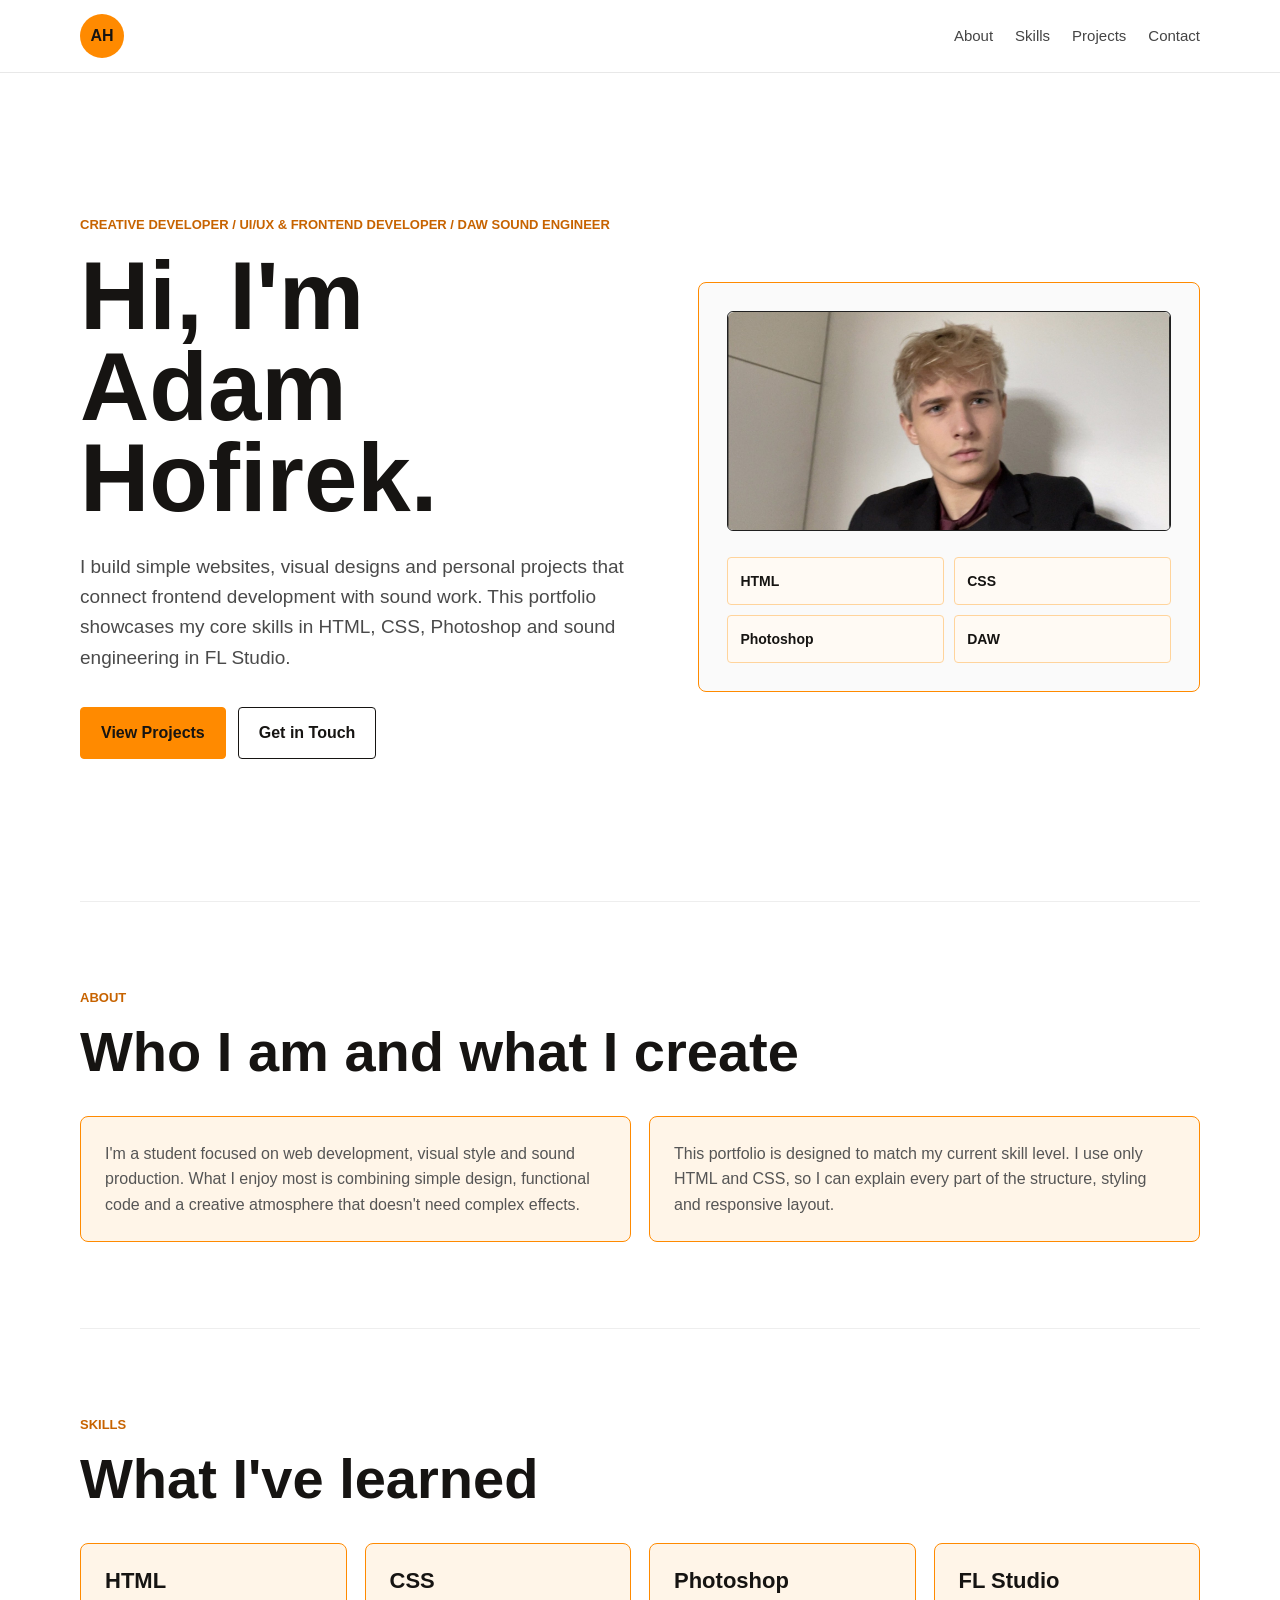
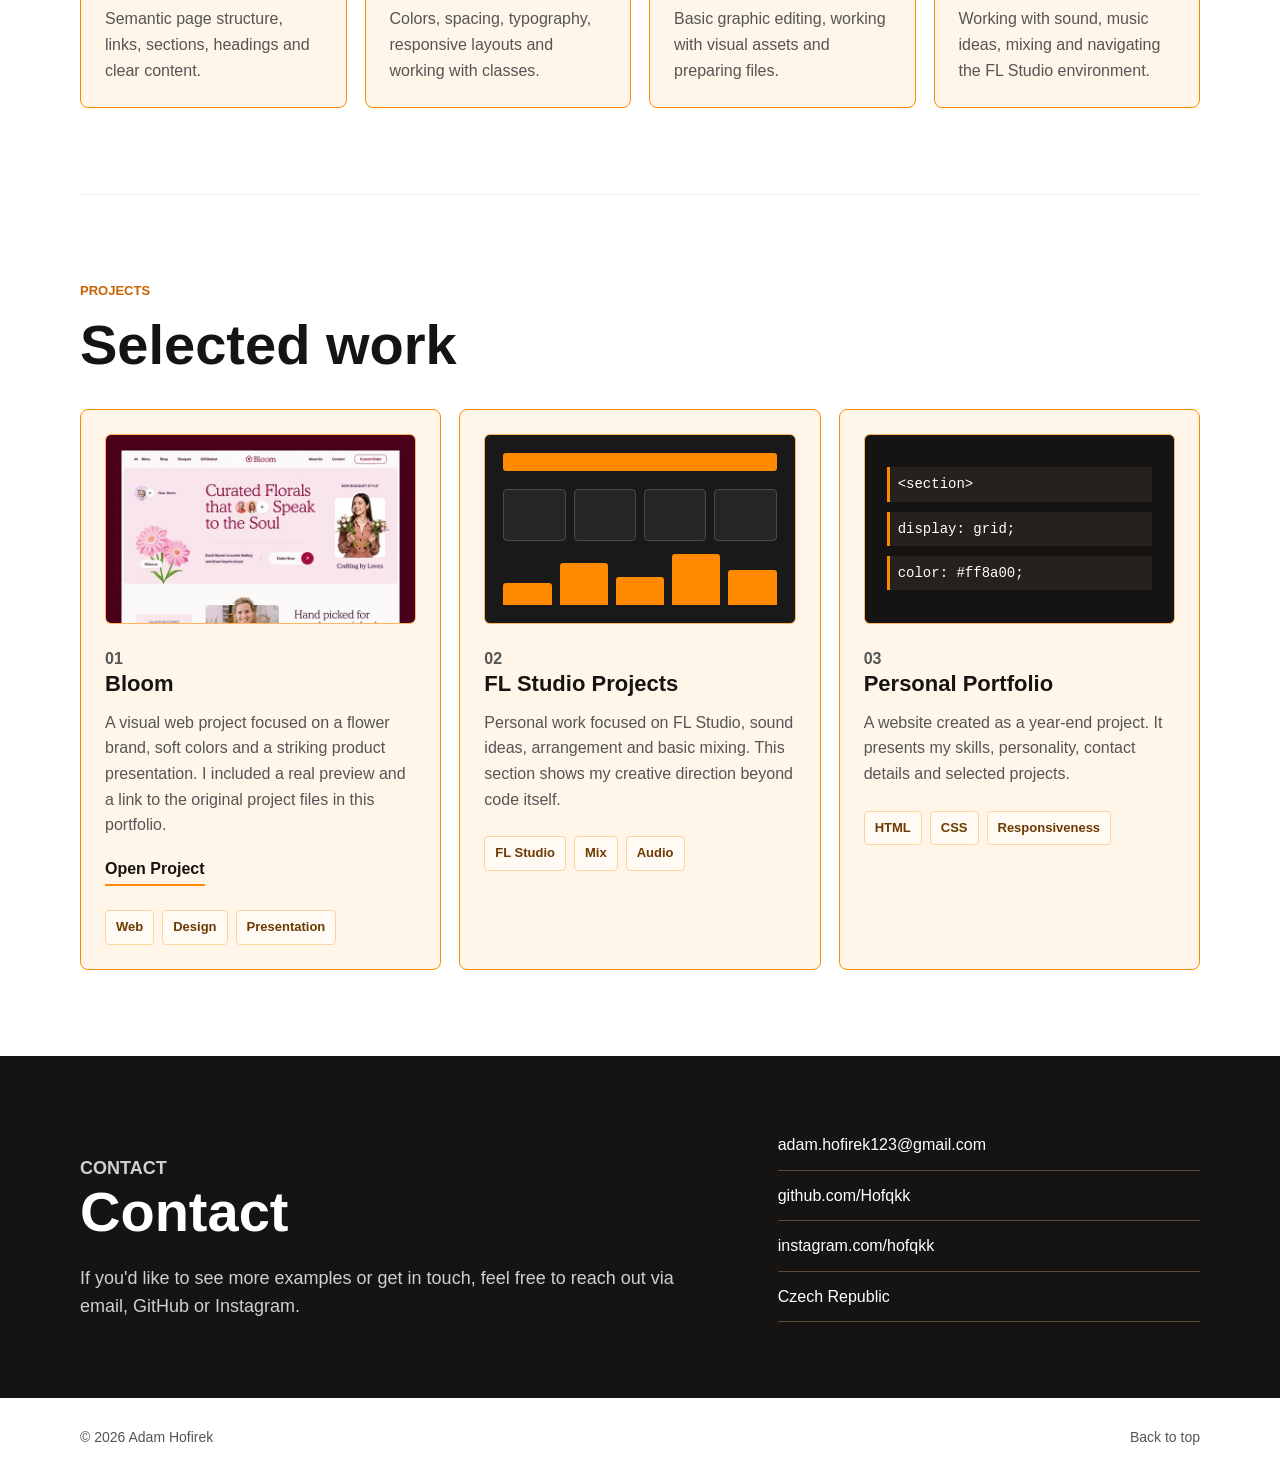
<file: index.html>
<!DOCTYPE html>
<html lang="en">
<head>
    <meta charset="UTF-8">
    <meta name="viewport" content="width=device-width, initial-scale=1.0">
    <title>Portfolio | Adam Hofirek</title>
    <link rel="stylesheet" href="style.css">
</head>
<body>
    <header class="site-header">
        <nav class="nav wrapper">
            <a class="logo" href="#uvod">AH</a>
            <div class="nav-links">
                <a href="#omne">About</a>
                <a href="#dovednosti">Skills</a>
                <a href="#projekty">Projects</a>
                <a href="#kontakt">Contact</a>
            </div>
        </nav>
    </header>

    <main>
        <section class="hero wrapper" id="uvod">
            <div class="hero-text">
                <p class="small-label">Creative Developer / UI/UX & Frontend Developer / DAW Sound Engineer</p>
                <h1>Hi, I'm Adam Hofirek.</h1>
                <p class="intro">
                    I build simple websites, visual designs and personal projects
                    that connect frontend development with sound work. This portfolio
                    showcases my core skills in HTML, CSS, Photoshop and sound engineering in FL Studio.
                </p>
                <div class="hero-actions">
                    <a class="button primary" href="#projekty">View Projects</a>
                    <a class="button secondary" href="#kontakt">Get in Touch</a>
                </div>
            </div>

            <div class="hero-panel" aria-label="Quick overview of Adam Hofirek">
                <div class="profile-placeholder">
                    <img src="assets/profile.jpg" alt="Adam Hofirek">
                </div>
                <div class="panel-grid">
                    <span>HTML</span>
                    <span>CSS</span>
                    <span>Photoshop</span>
                    <span>DAW</span>
                </div>
            </div>
        </section>

        <section class="section wrapper" id="omne">
            <div class="section-heading">
                <p class="small-label">About</p>
                <h2>Who I am and what I create</h2>
            </div>
            <div class="skills about-skills">
                <article>
                    <p>
                        I'm a student focused on web development, visual style and sound
                        production. What I enjoy most is combining simple design, functional
                        code and a creative atmosphere that doesn't need complex effects.
                    </p>
                </article>
                <article>
                    <p>
                        This portfolio is designed to match my current skill level.
                        I use only HTML and CSS, so I can explain every part of the
                        structure, styling and responsive layout.
                    </p>
                </article>
            </div>
        </section>

        <section class="section wrapper" id="dovednosti">
            <div class="section-heading">
                <p class="small-label">Skills</p>
                <h2>What I've learned</h2>
            </div>
            <div class="skills">
                <article>
                    <h3>HTML</h3>
                    <p>Semantic page structure, links, sections, headings and clear content.</p>
                </article>
                <article>
                    <h3>CSS</h3>
                    <p>Colors, spacing, typography, responsive layouts and working with classes.</p>
                </article>
                <article>
                    <h3>Photoshop</h3>
                    <p>Basic graphic editing, working with visual assets and preparing files.</p>
                </article>
                <article>
                    <h3>FL Studio</h3>
                    <p>Working with sound, music ideas, mixing and navigating the FL Studio environment.</p>
                </article>
            </div>
        </section>

        <section class="section wrapper" id="projekty">
            <div class="section-heading">
                <p class="small-label">Projects</p>
                <h2>Selected work</h2>
            </div>
            <div class="projects">
                <article class="project-card">
                    <a class="project-media" href="projects/bloom/Bloomer.html" aria-label="Open the Bloom project">
                        <img src="assets/bloom-preview.png" alt="Preview of the Bloom project">
                    </a>
                    <p class="project-index">01</p>
                    <h3>Bloom</h3>
                    <p>
                        A visual web project focused on a flower brand, soft colors
                        and a striking product presentation. I included a real preview
                        and a link to the original project files in this portfolio.
                    </p>
                    <div class="project-actions">
                        <a href="bloom/Bloomer.html">Open Project</a>
                    </div>
                    <ul>
                        <li>Web</li>
                        <li>Design</li>
                        <li>Presentation</li>
                    </ul>
                </article>
                <article class="project-card">
                    <div class="fl-preview" aria-label="Visual preview of an FL Studio project">
                        <div class="fl-topbar"></div>
                        <div class="fl-grid">
                            <span></span>
                            <span></span>
                            <span></span>
                            <span></span>
                        </div>
                        <div class="fl-bars">
                            <span></span>
                            <span></span>
                            <span></span>
                            <span></span>
                            <span></span>
                        </div>
                    </div>
                    <p class="project-index">02</p>
                    <h3>FL Studio Projects</h3>
                    <p>
                        Personal work focused on FL Studio, sound ideas, arrangement and
                        basic mixing. This section shows my creative direction beyond
                        code itself.
                    </p>
                    <ul>
                        <li>FL Studio</li>
                        <li>Mix</li>
                        <li>Audio</li>
                    </ul>
                </article>
                <article class="project-card">
                    <div class="code-preview" aria-label="Visual preview of the portfolio's source code">
                        <span>&lt;section&gt;</span>
                        <span>display: grid;</span>
                        <span>color: #ff8a00;</span>
                    </div>
                    <p class="project-index">03</p>
                    <h3>Personal Portfolio</h3>
                    <p>
                        A website created as a year-end project. It presents my
                        skills, personality, contact details and selected projects.
                    </p>
                    <ul>
                        <li>HTML</li>
                        <li>CSS</li>
                        <li>Responsiveness</li>
                    </ul>
                </article>
            </div>
        </section>

        <section class="contact-section" id="kontakt">
            <div class="wrapper contact-layout">
                <div>
                    <p class="small-label">Contact</p>
                    <h2>Contact</h2>
                    <p>
                        If you'd like to see more examples or get in touch, feel free
                        to reach out via email, GitHub or Instagram.
                    </p>
                </div>
                <address>
                    <a href="mailto:adam.hofirek123@gmail.com">adam.hofirek123@gmail.com</a>
                    <a href="https://github.com/Hofqkk">github.com/Hofqkk</a>
                    <a href="https://www.instagram.com/hofqkk">instagram.com/hofqkk</a>
                    <span>Czech Republic</span>
                </address>
            </div>
        </section>
    </main>

    <footer class="footer wrapper">
        <p>&copy; 2026 Adam Hofirek</p>
        <a href="#uvod">Back to top</a>
    </footer>
</body>
</html>
</file>
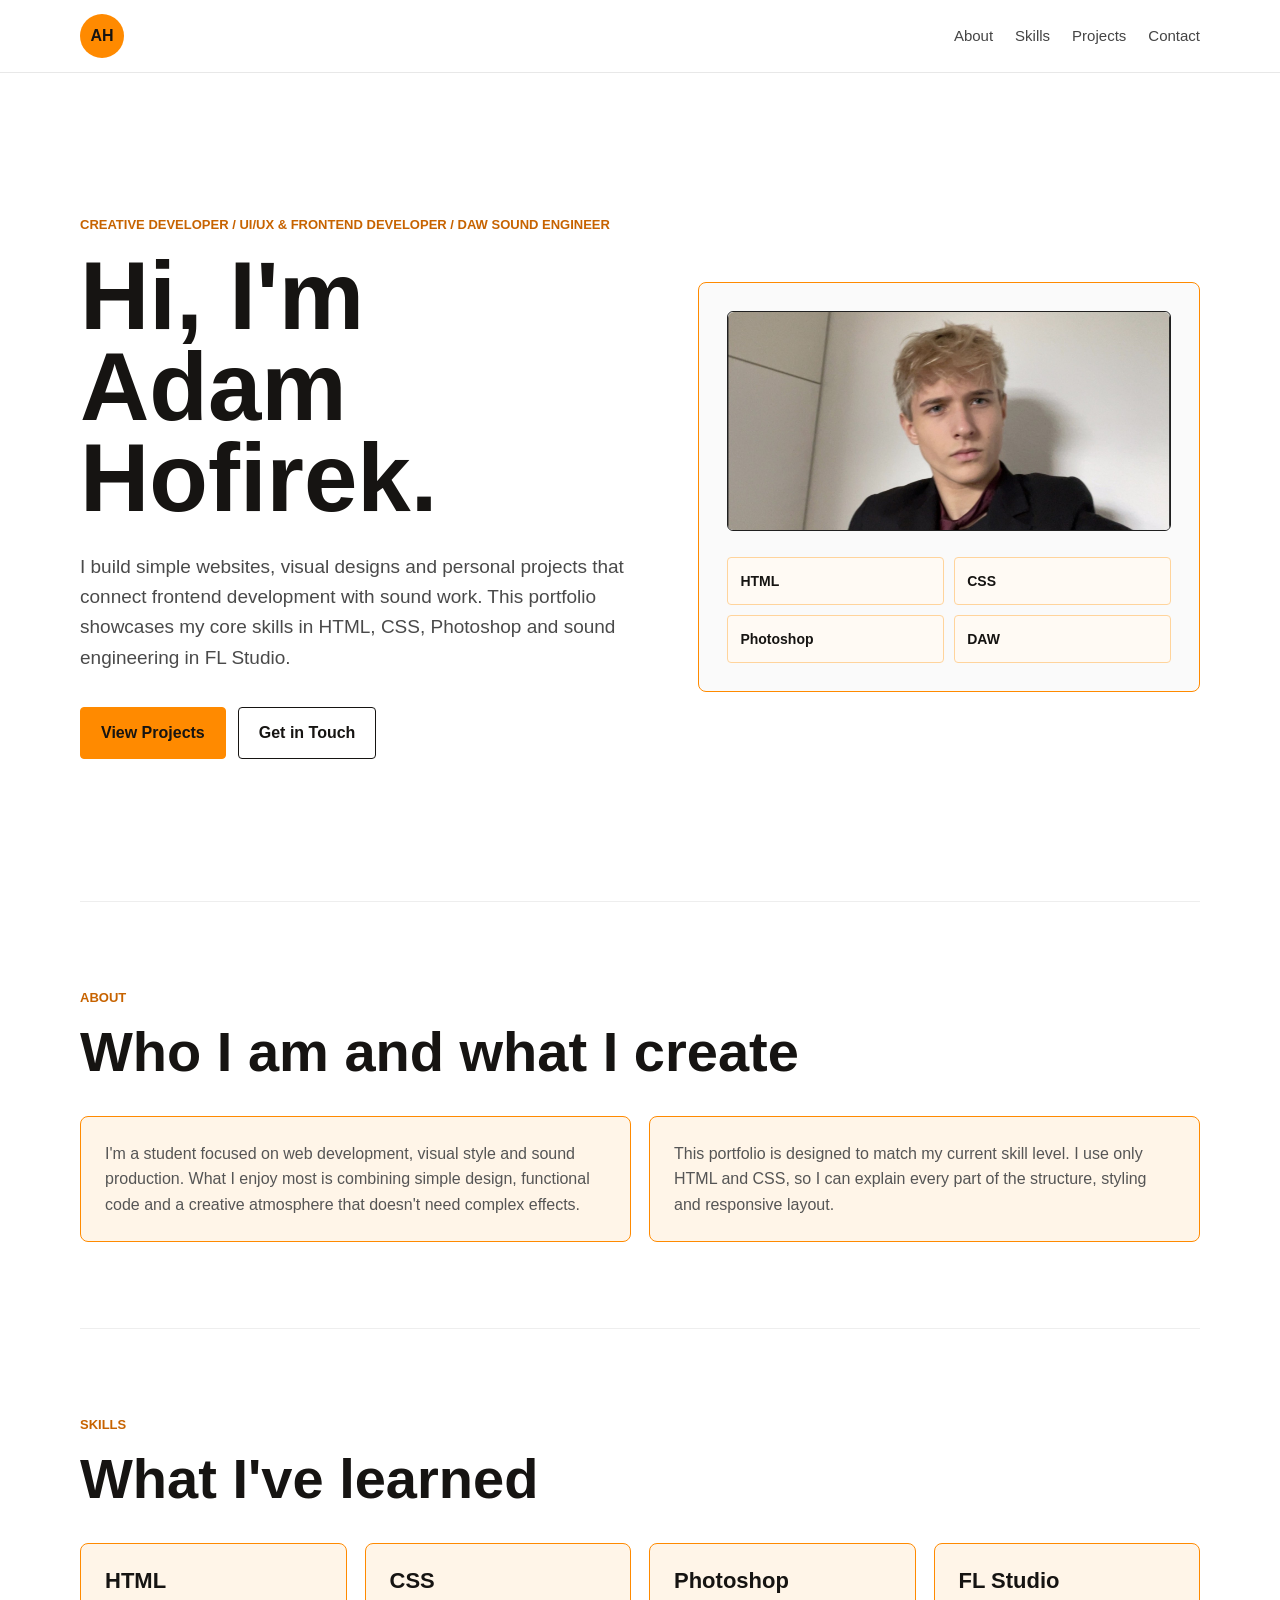
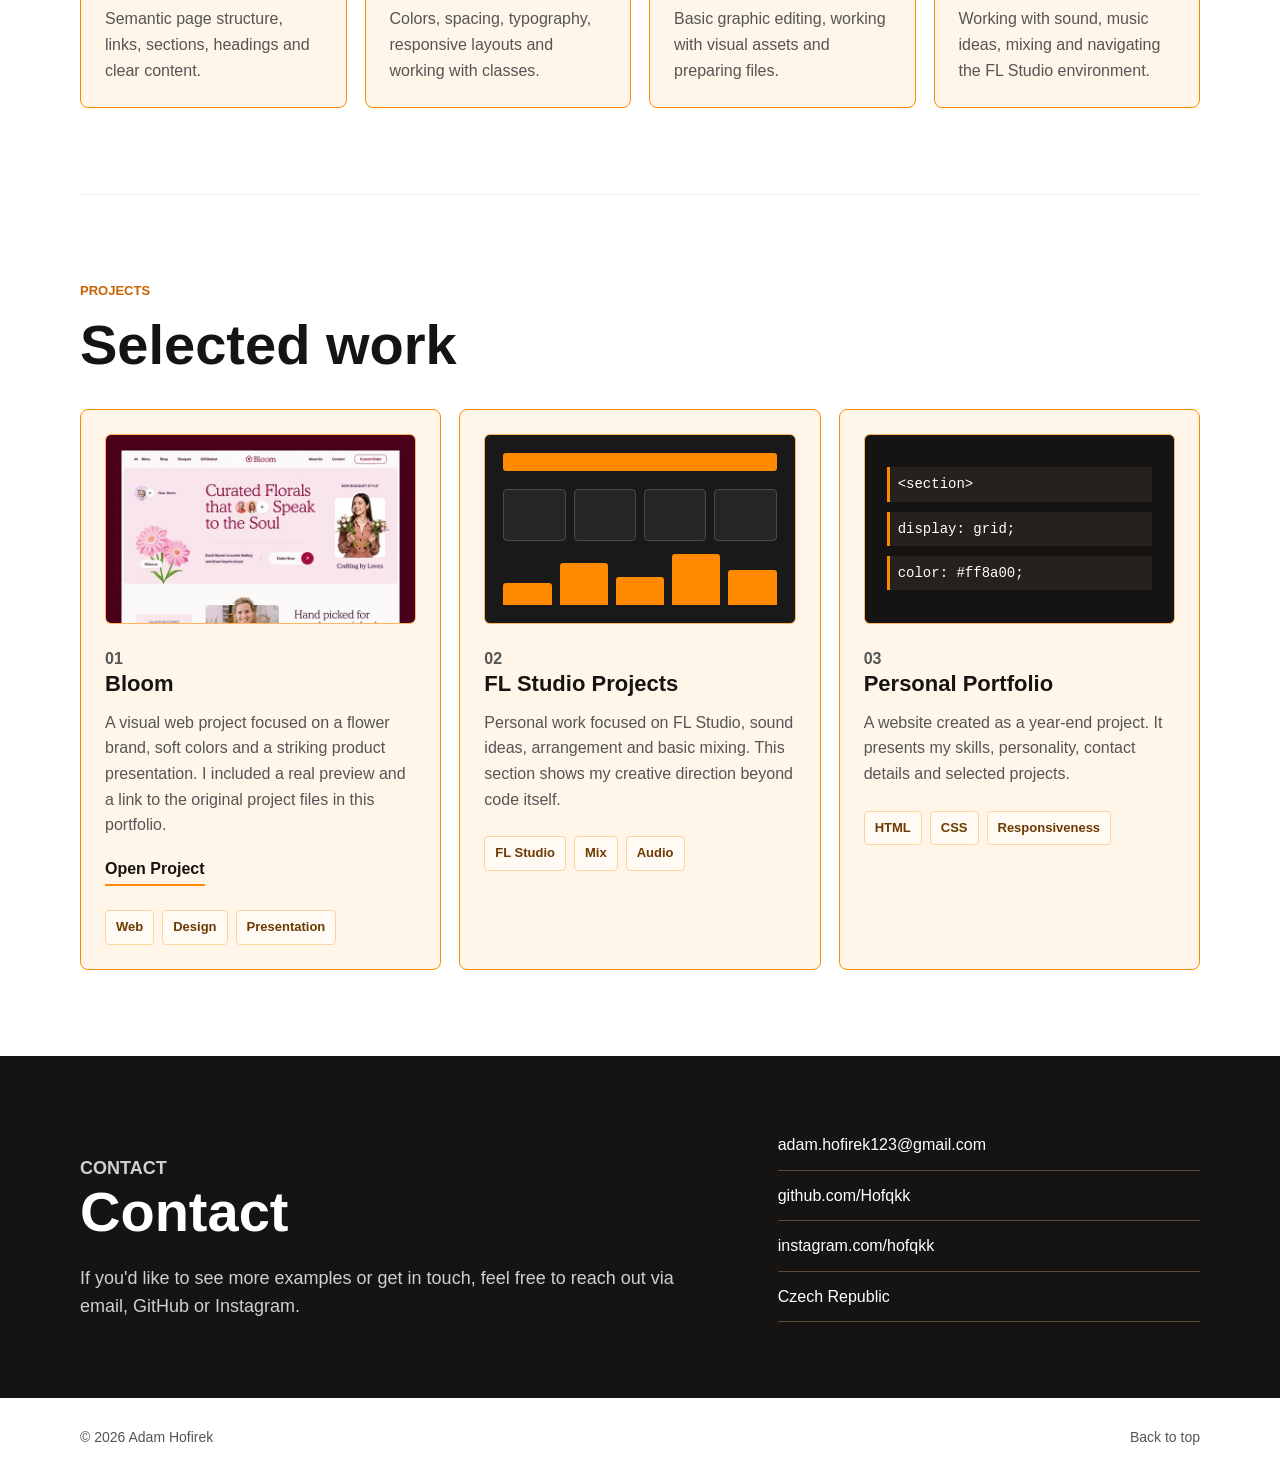
<file: Portfolio final version/Final Main (DMA)/index.html>
<!DOCTYPE html>
<html lang="en">
<head>
    <meta charset="UTF-8">
    <meta name="viewport" content="width=device-width, initial-scale=1.0">
    <title>Portfolio | Adam Hofirek</title>
    <link rel="stylesheet" href="style.css">
</head>
<body>
    <header class="site-header">
        <nav class="nav wrapper">
            <a class="logo" href="#uvod">AH</a>
            <div class="nav-links">
                <a href="#omne">About</a>
                <a href="#dovednosti">Skills</a>
                <a href="#projekty">Projects</a>
                <a href="#kontakt">Contact</a>
            </div>
        </nav>
    </header>

    <main>
        <section class="hero wrapper" id="uvod">
            <div class="hero-text">
                <p class="small-label">Creative Developer / UI/UX & Frontend Developer / DAW Sound Engineer</p>
                <h1>Hi, I'm Adam Hofirek.</h1>
                <p class="intro">
                    I build simple websites, visual designs and personal projects
                    that connect frontend development with sound work. This portfolio
                    showcases my core skills in HTML, CSS, Photoshop and sound engineering in FL Studio.
                </p>
                <div class="hero-actions">
                    <a class="button primary" href="#projekty">View Projects</a>
                    <a class="button secondary" href="#kontakt">Get in Touch</a>
                </div>
            </div>

            <div class="hero-panel" aria-label="Quick overview of Adam Hofirek">
                <div class="profile-placeholder">
                    <img src="assets/profile.jpg" alt="Adam Hofirek">
                </div>
                <div class="panel-grid">
                    <span>HTML</span>
                    <span>CSS</span>
                    <span>Photoshop</span>
                    <span>DAW</span>
                </div>
            </div>
        </section>

        <section class="section wrapper" id="omne">
            <div class="section-heading">
                <p class="small-label">About</p>
                <h2>Who I am and what I create</h2>
            </div>
            <div class="skills about-skills">
                <article>
                    <p>
                        I'm a student focused on web development, visual style and sound
                        production. What I enjoy most is combining simple design, functional
                        code and a creative atmosphere that doesn't need complex effects.
                    </p>
                </article>
                <article>
                    <p>
                        This portfolio is designed to match my current skill level.
                        I use only HTML and CSS, so I can explain every part of the
                        structure, styling and responsive layout.
                    </p>
                </article>
            </div>
        </section>

        <section class="section wrapper" id="dovednosti">
            <div class="section-heading">
                <p class="small-label">Skills</p>
                <h2>What I've learned</h2>
            </div>
            <div class="skills">
                <article>
                    <h3>HTML</h3>
                    <p>Semantic page structure, links, sections, headings and clear content.</p>
                </article>
                <article>
                    <h3>CSS</h3>
                    <p>Colors, spacing, typography, responsive layouts and working with classes.</p>
                </article>
                <article>
                    <h3>Photoshop</h3>
                    <p>Basic graphic editing, working with visual assets and preparing files.</p>
                </article>
                <article>
                    <h3>FL Studio</h3>
                    <p>Working with sound, music ideas, mixing and navigating the FL Studio environment.</p>
                </article>
            </div>
        </section>

        <section class="section wrapper" id="projekty">
            <div class="section-heading">
                <p class="small-label">Projects</p>
                <h2>Selected work</h2>
            </div>
            <div class="projects">
                <article class="project-card">
                    <a class="project-media" href="projects/bloom/Bloomer.html" aria-label="Open the Bloom project">
                        <img src="assets/bloom-preview.png" alt="Preview of the Bloom project">
                    </a>
                    <p class="project-index">01</p>
                    <h3>Bloom</h3>
                    <p>
                        A visual web project focused on a flower brand, soft colors
                        and a striking product presentation. I included a real preview
                        and a link to the original project files in this portfolio.
                    </p>
                    <div class="project-actions">
                        <a href="projects/bloom/Bloomer.html">Open Project</a>
                    </div>
                    <ul>
                        <li>Web</li>
                        <li>Design</li>
                        <li>Presentation</li>
                    </ul>
                </article>
                <article class="project-card">
                    <div class="fl-preview" aria-label="Visual preview of an FL Studio project">
                        <div class="fl-topbar"></div>
                        <div class="fl-grid">
                            <span></span>
                            <span></span>
                            <span></span>
                            <span></span>
                        </div>
                        <div class="fl-bars">
                            <span></span>
                            <span></span>
                            <span></span>
                            <span></span>
                            <span></span>
                        </div>
                    </div>
                    <p class="project-index">02</p>
                    <h3>FL Studio Projects</h3>
                    <p>
                        Personal work focused on FL Studio, sound ideas, arrangement and
                        basic mixing. This section shows my creative direction beyond
                        code itself.
                    </p>
                    <ul>
                        <li>FL Studio</li>
                        <li>Mix</li>
                        <li>Audio</li>
                    </ul>
                </article>
                <article class="project-card">
                    <div class="code-preview" aria-label="Visual preview of the portfolio's source code">
                        <span>&lt;section&gt;</span>
                        <span>display: grid;</span>
                        <span>color: #ff8a00;</span>
                    </div>
                    <p class="project-index">03</p>
                    <h3>Personal Portfolio</h3>
                    <p>
                        A website created as a year-end project. It presents my
                        skills, personality, contact details and selected projects.
                    </p>
                    <ul>
                        <li>HTML</li>
                        <li>CSS</li>
                        <li>Responsiveness</li>
                    </ul>
                </article>
            </div>
        </section>

        <section class="contact-section" id="kontakt">
            <div class="wrapper contact-layout">
                <div>
                    <p class="small-label">Contact</p>
                    <h2>Contact</h2>
                    <p>
                        If you'd like to see more examples or get in touch, feel free
                        to reach out via email, GitHub or Instagram.
                    </p>
                </div>
                <address>
                    <a href="mailto:adam.hofirek123@gmail.com">adam.hofirek123@gmail.com</a>
                    <a href="https://github.com/Hofqkk">github.com/Hofqkk</a>
                    <a href="https://www.instagram.com/hofqkk">instagram.com/hofqkk</a>
                    <span>Czech Republic</span>
                </address>
            </div>
        </section>
    </main>

    <footer class="footer wrapper">
        <p>&copy; 2026 Adam Hofirek</p>
        <a href="#uvod">Back to top</a>
    </footer>
</body>
</html>
</file>
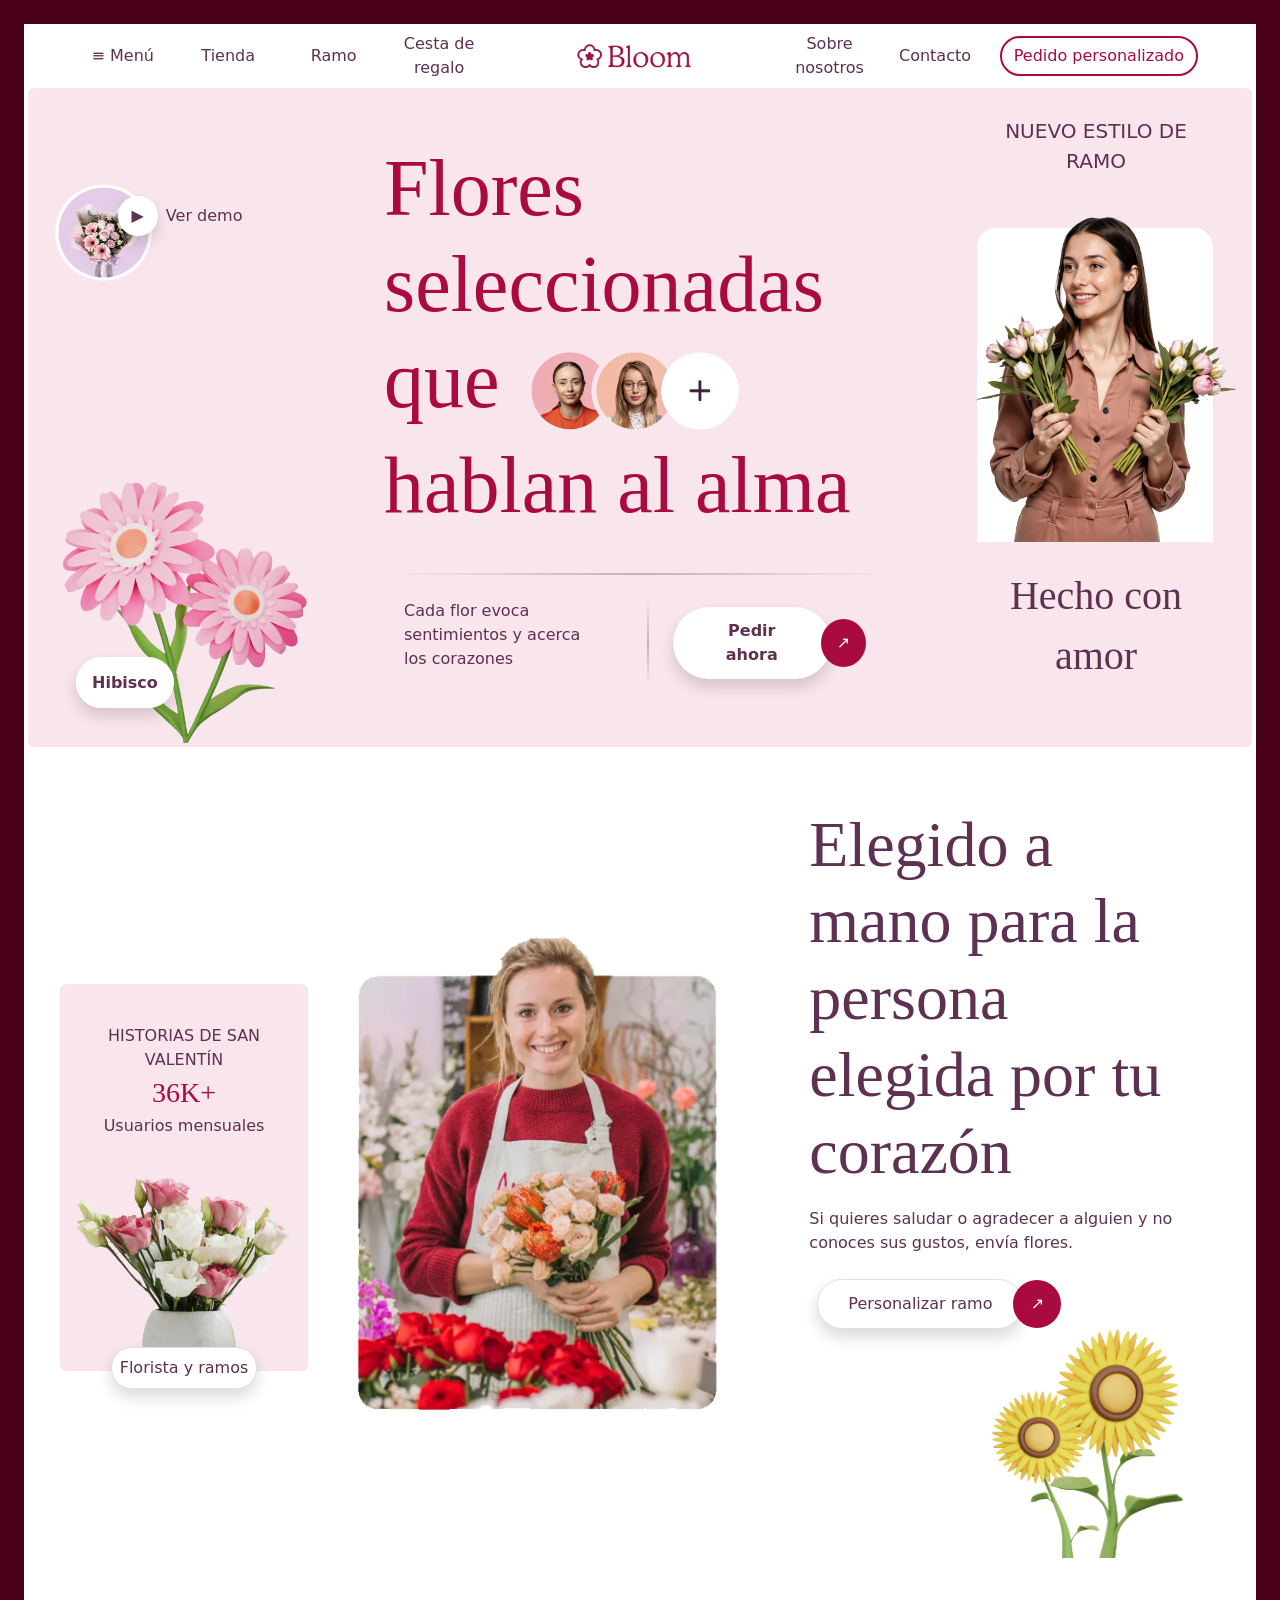
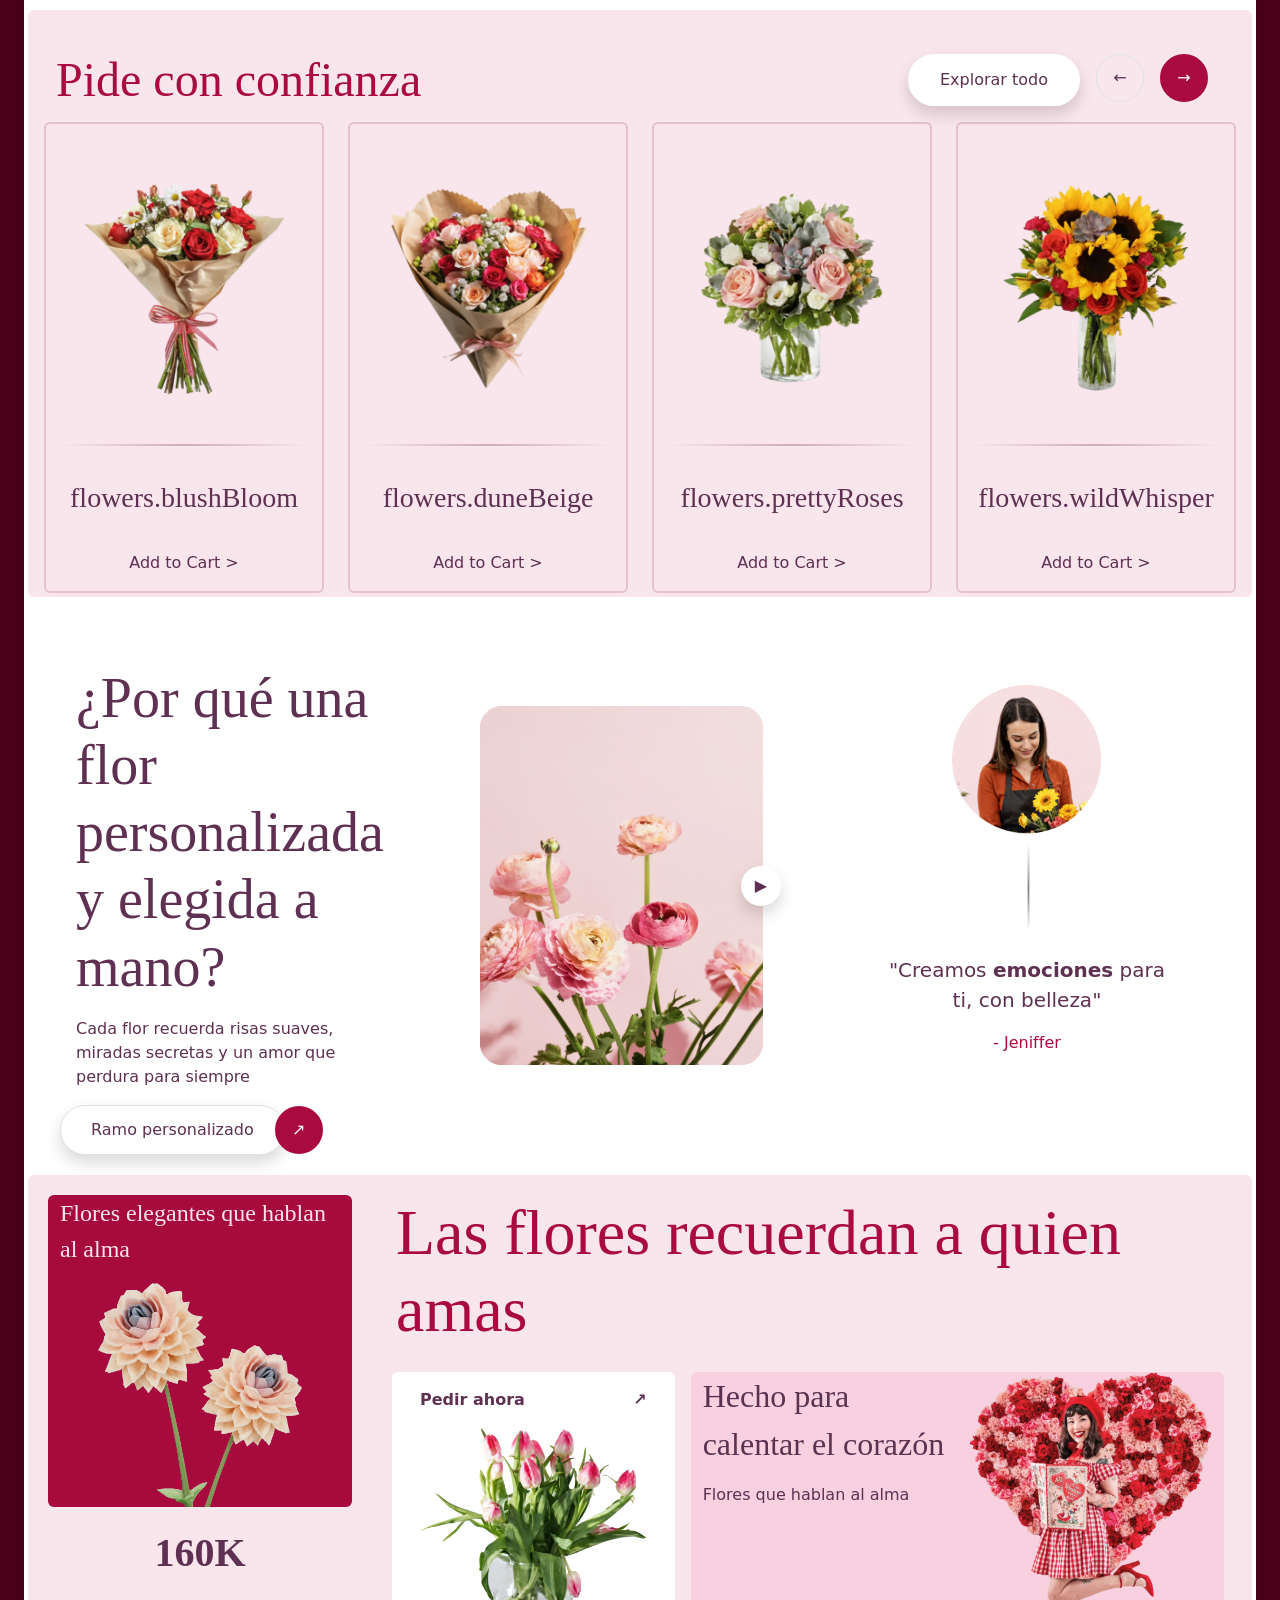
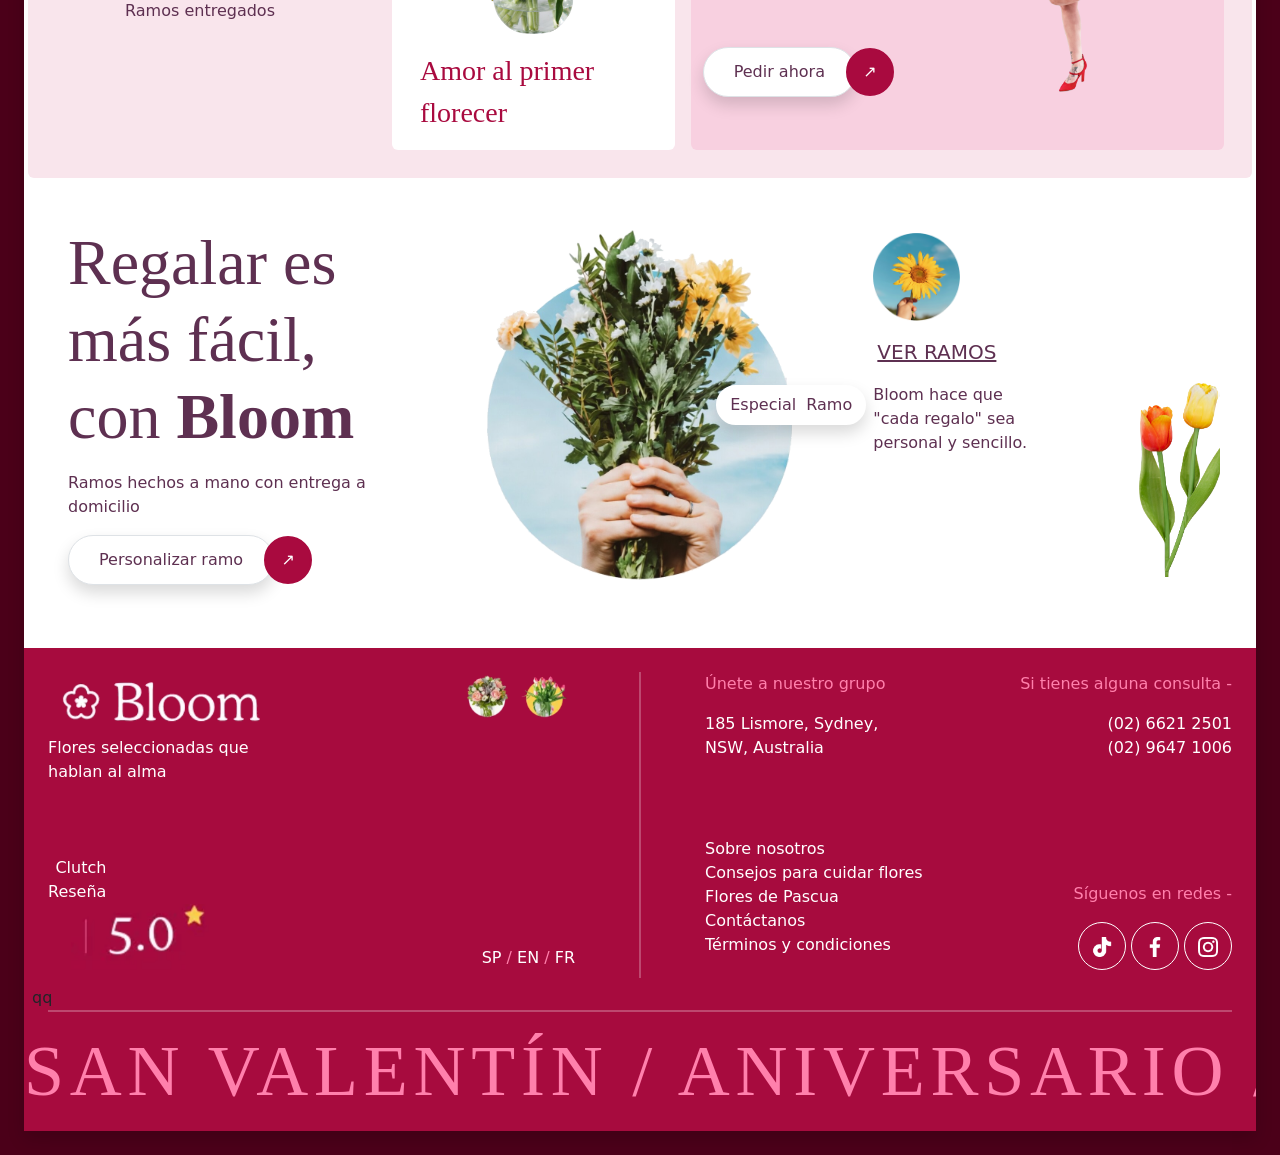
<file: bloom/Bloomer.html>
<!DOCTYPE html>
<html lang="es" data-current-language="es"><head>
    <meta charset="UTF-8">
    <link href="https://cdn.jsdelivr.net/npm/bootstrap@5.3.8/dist/css/bootstrap.min.css" rel="stylesheet" integrity="sha384-sRIl4kxILFvY47J16cr9ZwB07vP4J8+LH7qKQnuqkuIAvNWLzeN8tE5YBujZqJLB" crossorigin="anonymous">
    <link rel="stylesheet" href="CSS.css">
    <script src="index.js" defer=""></script>
    <title>Bloomer1</title>
</head>
<body class="m-2 m-md-4 shadow">
<div class="m-1 m-md-3">
    <header class="">
        <div class="p-2 white-background">
            <nav class="container invis-background text-purple">
                <div class="row align-items-center text-center invis-background text-purple">
                    <div class="col-6 col-md invis-background"><a class="text-purple invis-background text-decoration-none nav-item" href="#" data-i18n="nav.menu">≡ Menú</a></div>
                    <div class="col-6 col-md invis-background"><a class="text-purple invis-background text-decoration-none nav-item" href="#" data-i18n="nav.shop">Tienda</a></div>
                    <div class="col-6 col-md invis-background"><a class="text-purple invis-background text-decoration-none nav-item" href="#" data-i18n="nav.bouquet">Ramo</a></div>
                    <div class="col-6 col-md invis-background"><a class="text-purple invis-background text-decoration-none nav-item" href="#" data-i18n="nav.giftBasket">Cesta de regalo</a></div>
                    <div class="col-12 col-md-3 invis-background"><img class="text-purple invis-background nav-item bloom-img" src="pics/Bloom.png" alt="Bloom main logo, too bad u cant see it"></div>
                    <div class="col-6 col-md invis-background"><a class="text-purple invis-background text-decoration-none nav-item" href="#" data-i18n="nav.about">Sobre nosotros</a></div>
                    <div class="col-6 col-md invis-background"><a class="text-purple invis-background text-decoration-none nav-item" href="#" data-i18n="nav.contact">Contacto</a></div>
                    <div class="col-12 col-md-auto invis-background"><button type="button" class="rounded-pill nav-item btn cus-ord-btn" data-i18n="nav.customOrder">Pedido personalizado</button></div>
                </div>
            </nav>
        </div>
    </header>

    <main>
        <div class="border-pink rounded text-lg-left row p-2 p-md-1 background-pink align-items-stretch">
            <div class="col-12 col-lg-3 invis-background position-relative container-fluid">
                <div class="invis-background d-flex flex-column justify-content-center py-4 h-50">
                    <img src="pics/playbutton.png" class="invis-background img-fluid w-50 playbutton-img" alt="playbutton yt">
                    <div class="invis-background w-100 demo d-flex justify-content-center align-items-center">
                        <button class="shadow rounded-circle text-purple btn triangle-btn">▶</button>
                        <span class="invis-background text-purple m-2" data-i18n="hero.viewDemo">Ver demo</span>
                    </div>
                </div>
                <div class="hibiscus-container d-flex justify-content-center justify-content-lg-between align-items-end invis-background w-100 h-50">
                    <img src="pics/hibiscus.png" class="invis-background w-100 img-fluid" alt="Hibiscus">
                    <p class="invis-background hibiscus-text"><span class="shadow white-background text-purple rounded-pill p-3 strong" data-i18n="hero.hibiscus">Hibisco</span></p>
                </div>
            </div>

            <div class="col-12 col-lg-6 p-3 p-md-5 h-100 invis-background container-fluid">
                <div class="row background-pink">
                    <p class="text-start box-2 display-1 background-pink pink-text fancy-font">
                        <span data-i18n="hero.titlePrefix" class="background-pink">Flores seleccionadas que </span><img src="pics/contacs+.png" class="contacs-img background-pink img-fluid" alt="Contact Us Logo"><span data-i18n="hero.titleSuffix" class="background-pink"> hablan al alma</span>
                    </p>
                </div>
                <div class="row background-pink m-2">
                    <hr class="lr">
                </div>
                <div class="row background-pink m-2">
                    <div class="col-12 col-md background-pink">
                        <p class="box-2 background-pink text-purple" data-i18n="hero.subtitle">Cada flor evoca sentimientos y acerca los corazones</p>
                    </div>
                    <div class="col-12 col-md-1 background-pink">
                        <hr class="lc">
                    </div>
                    <div class="col-12 col-md background-pink text-center d-flex justify-content-center align-items-center">
                        <div class="d-flex align-items-center invis-background">
                            <span class="rounded-pill background-white text-purple sides-padding shadow strong" data-i18n="hero.orderNow">Pedir ahora</span>
                            <button type="button" class="rounded-circle text-white btn arrow-btn position-right">↗</button>
                        </div>
                    </div>
                </div>
            </div>

            <div class="col-12 col-lg-3 invis-background d-none d-lg-block">
                <p class="text-center box-2 text-purple p-4 fs-5" data-i18n="hero.newBouquetStyle">NUEVO ESTILO DE RAMO</p>
                <img src="pics/bouquet.png" class="w-100 img-fluid invis-background" alt="Bouquet">
                <p class="text-center box-2 text-purple p-4 fs-1 fancy-font" data-i18n="hero.craftingByLoves">Hecho con amor</p>
            </div>
        </div>

        <div class="p-2 p-md-1 background-white text-lg-left row align-items-center">
            <div class="col-12 col-lg-3 background-white">
                <div class="m-3 pt-3 border-pink rounded background-pink">
                    <div class="text-center invis-background p-4">
                        <span class="background-pink text-purple"><span data-i18n="stats.valentineStories" class="background-pink">HISTORIAS DE SAN VALENTÍN</span><br><span class="invis-background fs-3 pink-text fancy-font">36K+</span><br><span data-i18n="stats.monthlyUsers" class="background-pink">Usuarios mensuales</span></span>
                    </div>
                    <div class="background-pink m-3">
                        <img src="pics/pinky_diky.png" class="w-100 invis-background img-fluid" alt="Bouquet">
                    </div>
                </div>
                <div class="d-flex justify-content-center invis-background overlap-up">
					<span class="rounded-pill text-purple background-white border p-2 shadow">
						<span data-i18n="stats.floristBouquet" class="invis-background">Florista y ramos</span>
					</span>
                </div>
            </div>

            <div class="col-12 col-lg-4 background-white d-none d-lg-block">
                <img class="invis-background w-100 img-fluid" src="pics/stalker.png" alt="Staring in to my soul">
            </div>

            <div class="col-12 col-lg-4 m-2 m-md-5 mb-1 background-white text-purple d-flex flex-column">
                <h1 class="background-white m-2 display-3 fancy-font" data-i18n="section.handPickedTitle">Elegido a mano para la persona elegida por tu corazón</h1>
                <p class="background-white m-2" data-i18n="section.handPickedText">Si quieres saludar o agradecer a alguien y no conoces sus gustos, envía flores.</p>
                <div class="d-flex align-items-center invis-background ms-3 mt-3">
                    <span class="rounded-pill background-white sides-padding shadow text-purple border" data-i18n="section.customizeBouquet">Personalizar ramo</span>
                    <button type="button" class="rounded-circle text-white btn arrow-btn position-right">↗</button>
                </div>
                <img src="pics/yellow_piss.png" class="invis-background mt-auto align-self-end img-fluid w-50" alt="yellow_piss">
            </div>
        </div>

        <div class="border-pink rounded text-lg-left row p-2 p-md-1 background-pink">
            <div class="invis-background container mt-4">
                <div class="row invis-background align-items-center m-2">
                    <div class="invis-background col-12 col-md p-1 d-flex align-items-center">
                        <span class="invis-background pink-text display-5 fancy-font" data-i18n="slider.orderWithConfidence">Pide con confianza</span>
                    </div>
                    <div class="invis-background col-12 col-md d-flex flex-row-reverse">
                        <button id="flowers-next" class="m-2 rounded-circle text-white btn arrow-btn" aria-label="Next flowers" type="button">→</button>
                        <button id="flowers-prev" class="m-2 rounded-circle text-purple btn border arrow-left" aria-label="Previous flowers" type="button">
                            <span class="invis-background text-purple">←</span>
                        </button>
                        <button type="button" class="m-2 rounded-pill text-purple btn triangle-btn sides-padding shadow" data-i18n="slider.exploreAll">Explorar todo</button>
                    </div>
                </div>
            </div>

            <div class="invis-background container overflow-hidden">
                <div id="flowers-track" class="row invis-background align-items-stretch flower-slider-track">
                    <div class="col-12 col-sm-6 col-xl-3 invis-background flower-slide-slot">
                        <div class="invis-background many-flower-border rounded flower-card h-100 text-center">
                            <div class="invis-background flower-image-wrap">
                                <img alt="Ramo Susurro silvestre" src="pics/flower_4.png" class="invis-background w-100 img-fluid flower-card-image" data-flower-image="">
                            </div>
                            <div class="invis-background px-3">
                                <hr class="lr flower-divider">
                            </div>
                            <div class="invis-background text-center">
                                <p class="invis-background text-purple fs-3 fancy-font flower-card-title" data-flower-title="" data-i18n="flowers.blushBloom">Susurro silvestre</p>
                            </div>
                            <div class="invis-background text-center m-3">
                                <a href="#" class="invis-background text-decoration-none text-purple flower-card-link" data-flower-link="" data-i18n="flowers.addToCart">Añadir al carrito &gt;</a>
                            </div>
                        </div>
                    </div>

                    <div class="col-12 col-sm-6 col-xl-3 invis-background flower-slide-slot">
                        <div class="invis-background many-flower-border rounded flower-card h-100 text-center">
                            <div class="invis-background flower-image-wrap">
                                <img alt="Ramo Flor ruborizada" src="pics/flower_1.png" class="invis-background w-100 img-fluid flower-card-image" data-flower-image="">
                            </div>
                            <div class="invis-background px-3">
                                <hr class="lr flower-divider">
                            </div>
                            <div class="invis-background text-center">
                                <p class="invis-background text-purple fs-3 fancy-font flower-card-title" data-flower-title="" data-i18n="flowers.duneBeige">Flor ruborizada</p>
                            </div>
                            <div class="invis-background text-center m-3">
                                <a href="#" class="invis-background text-decoration-none text-purple flower-card-link" data-flower-link="" data-i18n="flowers.addToCart">Añadir al carrito &gt;</a>
                            </div>
                        </div>
                    </div>

                    <div class="col-12 col-sm-6 col-xl-3 invis-background flower-slide-slot">
                        <div class="invis-background many-flower-border rounded flower-card h-100 text-center">
                            <div class="invis-background flower-image-wrap">
                                <img alt="Ramo Beige duna" src="pics/flower_2.png" class="invis-background w-100 img-fluid flower-card-image" data-flower-image="">
                            </div>
                            <div class="invis-background px-3">
                                <hr class="lr flower-divider">
                            </div>
                            <div class="invis-background text-center">
                                <p class="invis-background text-purple fs-3 fancy-font flower-card-title" data-flower-title="" data-i18n="flowers.prettyRoses">Beige duna</p>
                            </div>
                            <div class="invis-background text-center m-3">
                                <a href="#" class="invis-background text-decoration-none text-purple flower-card-link" data-flower-link="" data-i18n="flowers.addToCart">Añadir al carrito &gt;</a>
                            </div>
                        </div>
                    </div>

                    <div class="col-12 col-sm-6 col-xl-3 invis-background flower-slide-slot">
                        <div class="invis-background many-flower-border rounded flower-card h-100 text-center">
                            <div class="invis-background flower-image-wrap">
                                <img alt="Ramo Rosas bonitas" src="pics/flower_3.png" class="invis-background w-100 img-fluid flower-card-image" data-flower-image="">
                            </div>
                            <div class="invis-background px-3">
                                <hr class="lr flower-divider">
                            </div>
                            <div class="invis-background text-center">
                                <p class="invis-background text-purple fs-3 fancy-font flower-card-title" data-flower-title="" data-i18n="flowers.wildWhisper">Rosas bonitas</p>
                            </div>
                            <div class="invis-background text-center m-3">
                                <a href="#" class="invis-background text-decoration-none text-purple flower-card-link" data-flower-link="" data-i18n="flowers.addToCart">Añadir al carrito &gt;</a>
                            </div>
                        </div>
                    </div>
                </div>
            </div>
        </div>
        <div class="p-2 p-md-1 background-white text-lg-left row align-items-center">
            <div class="m-2 m-md-3 mt-md-5 col-12 col-lg background-white text-purple justify-content-center">
                <h1 class="background-white display-4 m-3 fancy-font" data-i18n="custom.title">¿Por qué una flor personalizada y elegida a mano?</h1>
                <p class="background-white m-3" data-i18n="custom.text">Cada flor recuerda risas suaves, miradas secretas y un amor que perdura para siempre</p>
                <div class="d-flex align-items-center invis-background">
                    <span class="rounded-pill background-white sides-padding shadow text-purple border" data-i18n="custom.personalizedBouquet">Ramo personalizado</span>
                    <button type="button" class="rounded-circle text-white btn arrow-btn position-right">↗</button>
                </div>
            </div>

            <div class="col-12 col-lg background-white m-2 m-md-3">
                <div class="col background-white m-3">
                    <div class="row invis-background">
                        <div class="m-2 col invis-background">
                            <img class=" w-100 invis-background" src="pics/goin_with_the_flow_er.png" alt="Red Flowers">
                        </div>
                        <div class="col-1 invis-background justify-content-center d-flex overlap-right">
                            <button class="m-auto rounded-circle text-purple rounded-circle btn triangle-btn shadow">▶</button>
                        </div>
                    </div>
                </div>
            </div>

            <div class="col background-white m-5">
                <div class="row invis-background d-flex justify-content-center">
                    <img alt="small bingus eating sum shit idk" src="pics/small_women.png" class="w-50 invis-background ">
                </div>
                <div class="row background-white d-flex justify-content-center">
                    <img src="pics/image.jpg" class="w-25 mx-0 invis-background" alt="line of doom and despair">
                </div>
                <div class="row invis-background text-center p-3">
                    <p class="invis-background text-center text-purple fs-5"><span data-i18n="quote.prefix" class="invis-background">"Creamos </span><strong class="invis-background" data-i18n="quote.emotions">emociones</strong><span data-i18n="quote.suffix" class="invis-background"> para ti, con belleza"</span></p>
                    <p class="invis-background text-center pink-text" data-i18n="quote.author">- Jeniffer</p>
                </div>
            </div>
        </div>

        <div class="row background-pink text-lg-left border-pink rounded p-2 p-md-1">
            <div class="col-12 col-lg-3 m-2 m-md-3 invis-background">
                <div class="row red-background red-border rounded">
                    <div class="col invis-background">
                        <div class="row invis-background"><p class="invis-background fs-4 fancy-font" data-i18n="promo.elegantBlooms">Flores elegantes que hablan al alma</p></div>
                        <div class="row invis-background justify-content-center"><img class="invis-background w-75 img-fluid two-heads-img" src="pics/2_heads.png" alt="2 heads that look like flowers"></div>
                    </div>
                </div>
                <div class="row m-3 invis-background">
                    <p class="text-center invis-background text-purple fs-1 fancy-font-bold">160K</p>
                    <p class="text-center invis-background text-purple" data-i18n="promo.bouquetDelivered">Ramos entregados</p>
                </div>
            </div>

            <div class="col-12 col-lg m-2 m-md-3 invis-background">
                <div class="row-4 invis-background"><p class="invis-background pink-text display-3 fancy-font"><span data-i18n="promo.bloomsLine1" class="invis-background">Las flores recuerdan a quien</span><br><span data-i18n="promo.bloomsLine2" class="invis-background">amas</span></p></div>
                <div class="row invis-background">
                    <div class="col-12 col-xl-4 m-2 white-background rounded justify-content-end">
                        <div class="m-3 invis-background col d-flex justify-content-between">
                            <a class="invis-background text-purple text-decoration-none"><strong class="invis-background text-purple text-decoration-none" data-i18n="promo.orderNow">Pedir ahora</strong></a>
                            <a href="#" class="invis-background text-purple text-decoration-none"><strong class="invis-background text-purple text-decoration-none">↗</strong></a>
                        </div>
                        <div class="m-3 invis-background text-center">
                            <img src="pics/glass_flowy.png" class="invis-background img-fluid glass-flowy-img" alt="flower with a glass">
                        </div>
                        <div class="m-3 invis-background">
                            <p class="invis-background pink-text d-flex justify-content-start fancy-font fs-3" data-i18n="promo.loveAtFirstBloom">Amor al primer florecer</p>
                        </div>
                    </div>

                    <div class="col-12 col-xl m-2 pink-ish-background rounded">
                        <div class="invis-background row h-100">
                            <div class="invis-background col-12 col-md">
                                <div class="row-3 h-25 invis-background"><p class="invis-background text-purple fancy-font fs-2" data-i18n="promo.craftedToWarm">Hecho para calentar el corazón</p></div>
                                <div class="row-3 h-25 invis-background mt-3"><p class="invis-background text-purple" data-i18n="promo.flowersSpeak">Flores que hablan al alma</p></div>
                                <div class="row-6 h-50 invis-background d-flex justify-content-start">
                                    <div class="d-flex align-items-center invis-background">
                                        <span class="rounded-pill background-white sides-padding shadow text-purple border" data-i18n="promo.orderNow">Pedir ahora</span>
                                        <button type="button" class="rounded-circle text-white btn arrow-btn position-right">↗</button>
                                    </div>
                                </div>
                            </div>
                            <div class="invis-background col-12 col-md text-center">
                                <img class="invis-background img-fluid heart-woman-img" src="pics/heart_woman.png" alt="flower with a heart">
                            </div>
                        </div>
                    </div>
                </div>
            </div>
        </div>

        <div class="p-2 p-md-1 background-white text-lg-left row align-items-center">
            <div class="invis-background col-12 col-lg d-flex align-items-center m-2 m-md-4">
                <div class="invis-background row">
                    <p class="invis-background text-purple display-3 fancy-font"><span data-i18n="gifting.prefix" class="invis-background">Regalar es más fácil, con </span><strong class="invis-background text-purple fancy-font-bold" data-i18n="gifting.brand">Bloom</strong></p>
                    <p class="invis-background text-purple" data-i18n="gifting.subtitle">Ramos hechos a mano con entrega a domicilio</p>
                    <div class="d-flex align-items-center invis-background">
                        <span class="rounded-pill background-white sides-padding shadow text-purple border" data-i18n="gifting.customizeBouquet">Personalizar ramo</span>
                        <button type="button" class="rounded-circle text-white btn arrow-btn position-right">↗</button>
                    </div>
                </div>
            </div>

            <div class="col-12 col-lg background-white my-4 me-4">
                <div class="col background-white m-3">
                    <div class="row invis-background">
                        <div class="m-2 col invis-background">
                            <img class=" w-100 invis-background" src="pics/hands.png" alt="This always comes in handy">
                        </div>
                        <div class="col-1 invis-background justify-content-center d-flex overlap-right">
                            <button class="m-auto rounded-circle text-purple rounded-pill btn triangle-btn shadow"><span data-i18n="gifting.special" class="invis-background">Especial</span><span class="text-white invis-background">h</span><span data-i18n="gifting.bouquet" class="invis-background">Ramo</span></button>
                        </div>
                    </div>
                </div>
            </div>

            <div class="m-2 m-md-3 h-100 col-12 col-lg background-white text-purple">
                <div class="row h-50 invis-background">
                    <div class="invis-background align-items-end d-flex"><img src="pics/handflow.png" alt="flower with a heart" class="invis-background w-25"></div>
                    <a class="background-white p-3 text-purple fs-5" data-i18n="gifting.viewBouquets">VER RAMOS</a>
                </div>
                <div class="row h-50 invis-background">
                    <div class="col invis-background">
                        <p class="invis-background text-purple" data-i18n="gifting.text">Bloom hace que "cada regalo" sea personal y sencillo.</p>
                    </div>
                    <div class="col h-100 invis-background d-flex justify-content-end">
                        <img src="pics/left_flowy.png" class=" invis-background w-50 left-flowy-img" alt="yellow_piss">
                    </div>
                </div>
            </div>
        </div>
    </main>
</div>

<footer class="red-background">
    <div class="invis-background text-lg-left row footer-bottom-row">
        <div class="col-12 invis-background">
            <div class="row invis-background">
                <div class="col-12 col-lg invis-background m-2">
                    <div class="row h-50 invis-background">
                        <div class="col m-3 invis-background">
                            <p class="text-start invis-background pink-text text-white">
                                <img src="pics/Bloom-foot.png" class="bloom-size-foot invis-background img-fluid" alt="Contact Us Logo"><br><span data-i18n="footer.tagline" class="invis-background">Flores seleccionadas que hablan al alma</span>
                            </p>
                        </div>
                        <div class="col m-3 invis-background d-flex justify-content-end align-items-start">
                            <img src="pics/2_flowers.png" alt="2 small flowers" class="invis-background w-50 img-fluid">
                        </div>
                    </div>
                    <div class="row h-50 invis-background">
                        <div class="col m-3 invis-background align-self-end text-end">
                            <div class="row invis-background">
                                <div class="col-auto d-flex align-items-center invis-background">
                                    <span class="invis-background text-white"><span data-i18n="footer.clutch" class="invis-background">Clutch</span><br><span data-i18n="footer.review" class="invis-background">Reseña</span></span>
                                </div>
                                <div class="col-auto d-flex align-items-center justify-content-center invis-background">
                                    <img src="pics/five_star.png" class="invis-background w-75 clutch-stars img-fluid" alt="five star">
                                </div>
                            </div>
                        </div>
                        <div class="col m-3 invis-background align-self-end text-end">
                            <a href="#" class="invis-background text-decoration-none language-link language-link-active" data-language="es">SP </a><span class="invis-background white-pink-text">/</span>
                            <a href="#" class="invis-background text-decoration-none language-link" data-language="en">EN </a><span class="invis-background white-pink-text">/</span>
                            <a href="#" class="invis-background text-decoration-none language-link" data-language="fr">FR</a>
                        </div>
                    </div>qq
                </div>

                <div class="col-12 col-lg-auto mt-2 mt-lg-4 m-2 m-md-3 invis-background d-flex justify-content-center">
                    <hr class="lc-foot h-100 m-0">
                </div>

                <div class="col-12 col-lg invis-background m-2">
                    <div class="row h-50 invis-background">
                        <div class="col m-3 invis-background">
                            <p class="invis-background white-pink-text" data-i18n="footer.joinOurGroup">Únete a nuestro grupo</p>
                            <p class="invis-background text-white"><span data-i18n="footer.addressLine1" class="invis-background">185 Lismore, Sydney,</span><br><span data-i18n="footer.addressLine2" class="invis-background">NSW, Australia</span></p>
                        </div>
                        <div class="col m-3 invis-background text-end">
                            <p class="invis-background white-pink-text" data-i18n="footer.anyQuery">Si tienes alguna consulta -</p>
                            <p class="invis-background text-white">(02) 6621 2501<br>(02) 9647 1006</p>
                        </div>
                    </div>
                    <div class="row h-50 invis-background">
                        <div class="col m-3 invis-background">
                            <a class="invis-background text-decoration-none text-white" href="#" data-i18n="footer.about">Sobre nosotros</a><br>
                            <a class="invis-background text-decoration-none text-white" href="#" data-i18n="footer.careTips">Consejos para cuidar flores</a><br>
                            <a class="invis-background text-decoration-none text-white" href="#" data-i18n="footer.easterFlowers">Flores de Pascua</a><br>
                            <a class="invis-background text-decoration-none text-white" href="#" data-i18n="footer.contactUs">Contáctanos</a><br>
                            <a class="invis-background text-decoration-none text-white" href="#" data-i18n="footer.terms">Términos y condiciones</a>
                        </div>
                        <div class="col m-3 invis-background align-self-end text-end">
                            <p class="invis-background white-pink-text" data-i18n="footer.followSocials">Síguenos en redes -</p>
                            <button type="button" class="btn border-white social-btn invis-background">
                                <img class="social-size invis-background img-fluid" src="pics/tik-tok.png" alt="TikTok icon">
                            </button>
                            <button type="button" class="btn border-white social-btn invis-background">
                                <img class="social-size invis-background img-fluid" src="pics/facebook-app-symbol.png" alt="TikTok icon">
                            </button>
                            <button type="button" class="btn border-white social-btn invis-background">
                                <img class="social-size invis-background img-fluid" src="pics/instagram.png" alt="TikTok icon">
                            </button>
                        </div>
                    </div>
                </div>
            </div>

            <hr class="lr-foot mx-4">

            <div class="footer-marquee overflow-hidden invis-background">
                <div class="footer-marquee-track invis-background white-pink">
                    <p class="footer-marquee-text fancy-font invis-background display-2 white-pink-text" data-i18n="footer.marquee"> SAN VALENTÍN / ANIVERSARIO / NAVIDAD / SAN VALENTÍN / ANIVERSARIO / NAVIDAD / SAN VALENTÍN / ANIVERSARIO / NAVIDAD /</p>
                    <p class="footer-marquee-text fancy-font invis-background display-2 white-pink-text" data-i18n="footer.marquee"> SAN VALENTÍN / ANIVERSARIO / NAVIDAD / SAN VALENTÍN / ANIVERSARIO / NAVIDAD / SAN VALENTÍN / ANIVERSARIO / NAVIDAD /</p>
                </div>
            </div>
        </div>
    </div>
</footer>

</body></html>
</file>
<file: style.css>
* {
    box-sizing: border-box;
}

html {
    scroll-behavior: smooth;
}

body {
    margin: 0;
    color: #161412;
    background: #ffffff;
    font-family: Arial, Helvetica, sans-serif;
    line-height: 1.6;
}

a {
    color: inherit;
    text-decoration: none;
}

.wrapper {
    width: min(1120px, calc(100% - 40px));
    margin: 0 auto;
}

.site-header {
    position: sticky;
    top: 0;
    z-index: 10;
    background: rgba(255, 255, 255, 0.96);
    border-bottom: 1px solid #e8e8e8;
}

.nav {
    min-height: 72px;
    display: flex;
    align-items: center;
    justify-content: space-between;
    gap: 24px;
}

.logo {
    width: 44px;
    height: 44px;
    display: grid;
    place-items: center;
    color: #161412;
    background: #ff8a00;
    font-weight: 700;
    border-radius: 50%;
}

.nav-links {
    display: flex;
    flex-wrap: wrap;
    justify-content: flex-end;
    gap: 8px 22px;
    font-size: 15px;
}

.nav-links a {
    color: #444444;
}

.nav-links a:hover {
    color: #e06f00;
}

.hero {
    min-height: calc(100vh - 72px);
    display: grid;
    grid-template-columns: 1.05fr 0.95fr;
    align-items: center;
    gap: 64px;
    padding: 72px 0;
}

.small-label {
    margin: 0 0 14px;
    color: #c76300;
    font-size: 13px;
    font-weight: 700;
    letter-spacing: 0;
    text-transform: uppercase;
}

h1,
h2,
h3,
p {
    overflow-wrap: anywhere;
}

h1 {
    max-width: 760px;
    margin: 0;
    font-size: clamp(48px, 8vw, 96px);
    line-height: 0.95;
    letter-spacing: 0;
}

h2 {
    margin: 0;
    font-size: clamp(32px, 5vw, 56px);
    line-height: 1.05;
    letter-spacing: 0;
}

h3 {
    margin: 0 0 12px;
    font-size: 22px;
    line-height: 1.2;
}

.intro {
    max-width: 620px;
    margin: 28px 0 0;
    color: #4a4a4a;
    font-size: 19px;
}

.hero-actions {
    display: flex;
    flex-wrap: wrap;
    gap: 12px;
    margin-top: 34px;
}

.button {
    min-height: 48px;
    display: inline-flex;
    align-items: center;
    justify-content: center;
    padding: 12px 20px;
    border: 1px solid #161412;
    border-radius: 4px;
    font-weight: 700;
}

.button.primary {
    color: #161412;
    background: #ff8a00;
    border-color: #ff8a00;
}

.button.secondary {
    color: #161412;
    background: #ffffff;
}

.hero-panel {
    border: 1px solid #ff8a00;
    border-radius: 8px;
    padding: 28px;
    background: #fafafa;
}

.profile-placeholder {
    width: 100%;
    height: 220px;
    display: grid;
    place-items: center;
    overflow: hidden;
    border: 1px solid #202020;
    border-radius: 6px;
    background:
        linear-gradient(135deg, transparent 0 48%, rgba(255, 138, 0, 0.32) 48% 52%, transparent 52%),
        linear-gradient(45deg, transparent 0 48%, rgba(22, 20, 18, 0.18) 48% 52%, transparent 52%),
        #ffffff;
}

.profile-placeholder span {
    padding: 8px 12px;
    color: #8a4b05;
    background: #fff4e6;
    border: 1px solid #ffd49c;
    border-radius: 4px;
    font-size: 13px;
    font-weight: 700;
}

.profile-placeholder img {
    display: block;
    width: 100%;
    height: 100%;
    object-fit: cover;
    object-position: center 31%;
    border-radius: 6px;
}

.panel-content {
    display: grid;
    grid-template-columns: 70px 1fr;
    gap: 8px 18px;
    margin-top: 24px;
}

.panel-number {
    grid-row: span 2;
    margin: 0;
    font-size: 42px;
    line-height: 1;
    font-weight: 700;
}

.panel-title {
    margin: 0;
    font-size: 22px;
    font-weight: 700;
}

.panel-content p:last-child {
    margin: 0;
    color: #555555;
}

.panel-grid {
    display: grid;
    grid-template-columns: repeat(2, 1fr);
    gap: 10px;
    margin-top: 26px;
}

.panel-grid span {
    padding: 12px;
    border: 1px solid #ffd49c;
    border-radius: 4px;
    background: #fffaf4;
    font-size: 14px;
    font-weight: 700;
}

.section {
    padding: 86px 0;
    border-top: 1px solid #eeeeee;
}

.section-heading {
    max-width: 720px;
    margin-bottom: 34px;
}

.about-layout {
    display: grid;
    grid-template-columns: repeat(2, minmax(0, 1fr));
    gap: 36px;
    color: #424242;
    font-size: 18px;
}

.about-layout p {
    margin: 0;
}

.skills {
    display: grid;
    grid-template-columns: repeat(4, minmax(0, 1fr));
    gap: 18px;
}

.about-skills {
    grid-template-columns: repeat(2, minmax(0, 1fr));
}

.skills article,
.project-card {
    border: 1px solid #ff8a00;
    border-radius: 8px;
    padding: 24px;
    background: #fff5e8;
}

.skills article:hover,
.project-card:hover {
    border-color: #ff8a00;
}

.skills p,
.project-card p {
    margin: 0;
    color: #555555;
}

.projects {
    display: grid;
    grid-template-columns: repeat(3, minmax(0, 1fr));
    gap: 18px;
}

.project-media,
.fl-preview,
.code-preview {
    width: 100%;
    height: 190px;
    display: block;
    overflow: hidden;
    margin-bottom: 22px;
    border: 1px solid #ffb45f;
    border-radius: 6px;
    background: #ffffff;
}

.project-media img {
    width: 100%;
    height: 100%;
    display: block;
    object-fit: cover;
    object-position: top;
}

.fl-preview {
    position: relative;
    padding: 18px;
    background: #191919;
}

.fl-topbar {
    height: 18px;
    margin-bottom: 18px;
    border-radius: 3px;
    background: #ff8a00;
}

.fl-grid {
    display: grid;
    grid-template-columns: repeat(4, 1fr);
    gap: 8px;
}

.fl-grid span {
    height: 52px;
    border: 1px solid #4b4b4b;
    border-radius: 4px;
    background: #252525;
}

.fl-bars {
    position: absolute;
    right: 18px;
    bottom: 18px;
    left: 18px;
    display: flex;
    align-items: end;
    gap: 8px;
    height: 58px;
}

.fl-bars span {
    flex: 1;
    border-radius: 3px 3px 0 0;
    background: #ff8a00;
}

.fl-bars span:nth-child(1) { height: 38%; }
.fl-bars span:nth-child(2) { height: 72%; }
.fl-bars span:nth-child(3) { height: 48%; }
.fl-bars span:nth-child(4) { height: 88%; }
.fl-bars span:nth-child(5) { height: 60%; }

.code-preview {
    display: grid;
    align-content: center;
    gap: 10px;
    padding: 22px;
    color: #ffffff;
    background: #161412;
    font-family: "Courier New", monospace;
    font-size: 14px;
}

.code-preview span {
    padding: 6px 8px;
    border-left: 3px solid #ff8a00;
    background: #24211e;
}

.project-index {
    margin: 0 0 18px;
    color: #c76300;
    font-weight: 700;
}

.project-actions {
    margin-top: 18px;
}

.project-actions a {
    display: inline-flex;
    padding-bottom: 3px;
    border-bottom: 2px solid #ff8a00;
    font-weight: 700;
}

.project-card ul {
    display: flex;
    flex-wrap: wrap;
    gap: 8px;
    padding: 0;
    margin: 24px 0 0;
    list-style: none;
}

.project-card li {
    padding: 6px 10px;
    border: 1px solid #ffd49c;
    border-radius: 4px;
    color: #6d3a00;
    background: #fffaf4;
    font-size: 13px;
    font-weight: 700;
}

.contact-section {
    padding: 76px 0;
    color: #ffffff;
    background: #161412;
}

.contact-section .small-label,
.contact-section p {
    color: #cfcfcf;
}

.contact-layout {
    display: grid;
    grid-template-columns: 1fr 0.65fr;
    gap: 48px;
    align-items: start;
}

.contact-layout p {
    max-width: 640px;
    margin: 22px 0 0;
    font-size: 18px;
}

address {
    display: grid;
    gap: 12px;
    font-style: normal;
}

address a,
address span {
    padding-bottom: 12px;
    border-bottom: 1px solid #5a4a3a;
}

address a:hover {
    color: #ffb45f;
}

.footer {
    min-height: 78px;
    display: flex;
    align-items: center;
    justify-content: space-between;
    gap: 20px;
    color: #555555;
    font-size: 14px;
}

@media (max-width: 900px) {
    .hero,
    .about-layout,
    .contact-layout {
        grid-template-columns: 1fr;
    }

    .hero {
        min-height: auto;
        gap: 42px;
    }

    .skills,
    .projects {
        grid-template-columns: repeat(2, minmax(0, 1fr));
    }
}

@media (max-width: 640px) {
    .wrapper {
        width: min(100% - 28px, 1120px);
    }

    .nav {
        align-items: flex-start;
        flex-direction: column;
        padding: 16px 0;
    }

    .nav-links {
        justify-content: flex-start;
    }

    .hero,
    .section {
        padding: 58px 0;
    }

    h1 {
        font-size: 48px;
    }

    .intro {
        font-size: 17px;
    }

    .hero-panel {
        padding: 18px;
    }

    .profile-placeholder {
        height: 160px;
    }

    .panel-content,
    .skills,
    .projects,
    .panel-grid {
        grid-template-columns: 1fr;
    }

    .project-index {
        margin-bottom: 28px;
    }

    .footer {
        align-items: flex-start;
        flex-direction: column;
        padding: 24px 0;
    }
}
</file>
<file: Portfolio final version/Final Main (DMA)/style.css>
* {
    box-sizing: border-box;
}

html {
    scroll-behavior: smooth;
}

body {
    margin: 0;
    color: #161412;
    background: #ffffff;
    font-family: Arial, Helvetica, sans-serif;
    line-height: 1.6;
}

a {
    color: inherit;
    text-decoration: none;
}

.wrapper {
    width: min(1120px, calc(100% - 40px));
    margin: 0 auto;
}

.site-header {
    position: sticky;
    top: 0;
    z-index: 10;
    background: rgba(255, 255, 255, 0.96);
    border-bottom: 1px solid #e8e8e8;
}

.nav {
    min-height: 72px;
    display: flex;
    align-items: center;
    justify-content: space-between;
    gap: 24px;
}

.logo {
    width: 44px;
    height: 44px;
    display: grid;
    place-items: center;
    color: #161412;
    background: #ff8a00;
    font-weight: 700;
    border-radius: 50%;
}

.nav-links {
    display: flex;
    flex-wrap: wrap;
    justify-content: flex-end;
    gap: 8px 22px;
    font-size: 15px;
}

.nav-links a {
    color: #444444;
}

.nav-links a:hover {
    color: #e06f00;
}

.hero {
    min-height: calc(100vh - 72px);
    display: grid;
    grid-template-columns: 1.05fr 0.95fr;
    align-items: center;
    gap: 64px;
    padding: 72px 0;
}

.small-label {
    margin: 0 0 14px;
    color: #c76300;
    font-size: 13px;
    font-weight: 700;
    letter-spacing: 0;
    text-transform: uppercase;
}

h1,
h2,
h3,
p {
    overflow-wrap: anywhere;
}

h1 {
    max-width: 760px;
    margin: 0;
    font-size: clamp(48px, 8vw, 96px);
    line-height: 0.95;
    letter-spacing: 0;
}

h2 {
    margin: 0;
    font-size: clamp(32px, 5vw, 56px);
    line-height: 1.05;
    letter-spacing: 0;
}

h3 {
    margin: 0 0 12px;
    font-size: 22px;
    line-height: 1.2;
}

.intro {
    max-width: 620px;
    margin: 28px 0 0;
    color: #4a4a4a;
    font-size: 19px;
}

.hero-actions {
    display: flex;
    flex-wrap: wrap;
    gap: 12px;
    margin-top: 34px;
}

.button {
    min-height: 48px;
    display: inline-flex;
    align-items: center;
    justify-content: center;
    padding: 12px 20px;
    border: 1px solid #161412;
    border-radius: 4px;
    font-weight: 700;
}

.button.primary {
    color: #161412;
    background: #ff8a00;
    border-color: #ff8a00;
}

.button.secondary {
    color: #161412;
    background: #ffffff;
}

.hero-panel {
    border: 1px solid #ff8a00;
    border-radius: 8px;
    padding: 28px;
    background: #fafafa;
}

.profile-placeholder {
    width: 100%;
    height: 220px;
    display: grid;
    place-items: center;
    overflow: hidden;
    border: 1px solid #202020;
    border-radius: 6px;
    background:
        linear-gradient(135deg, transparent 0 48%, rgba(255, 138, 0, 0.32) 48% 52%, transparent 52%),
        linear-gradient(45deg, transparent 0 48%, rgba(22, 20, 18, 0.18) 48% 52%, transparent 52%),
        #ffffff;
}

.profile-placeholder span {
    padding: 8px 12px;
    color: #8a4b05;
    background: #fff4e6;
    border: 1px solid #ffd49c;
    border-radius: 4px;
    font-size: 13px;
    font-weight: 700;
}

.profile-placeholder img {
    display: block;
    width: 100%;
    height: 100%;
    object-fit: cover;
    object-position: center 31%;
    border-radius: 6px;
}

.panel-content {
    display: grid;
    grid-template-columns: 70px 1fr;
    gap: 8px 18px;
    margin-top: 24px;
}

.panel-number {
    grid-row: span 2;
    margin: 0;
    font-size: 42px;
    line-height: 1;
    font-weight: 700;
}

.panel-title {
    margin: 0;
    font-size: 22px;
    font-weight: 700;
}

.panel-content p:last-child {
    margin: 0;
    color: #555555;
}

.panel-grid {
    display: grid;
    grid-template-columns: repeat(2, 1fr);
    gap: 10px;
    margin-top: 26px;
}

.panel-grid span {
    padding: 12px;
    border: 1px solid #ffd49c;
    border-radius: 4px;
    background: #fffaf4;
    font-size: 14px;
    font-weight: 700;
}

.section {
    padding: 86px 0;
    border-top: 1px solid #eeeeee;
}

.section-heading {
    max-width: 720px;
    margin-bottom: 34px;
}

.about-layout {
    display: grid;
    grid-template-columns: repeat(2, minmax(0, 1fr));
    gap: 36px;
    color: #424242;
    font-size: 18px;
}

.about-layout p {
    margin: 0;
}

.skills {
    display: grid;
    grid-template-columns: repeat(4, minmax(0, 1fr));
    gap: 18px;
}

.about-skills {
    grid-template-columns: repeat(2, minmax(0, 1fr));
}

.skills article,
.project-card {
    border: 1px solid #ff8a00;
    border-radius: 8px;
    padding: 24px;
    background: #fff5e8;
}

.skills article:hover,
.project-card:hover {
    border-color: #ff8a00;
}

.skills p,
.project-card p {
    margin: 0;
    color: #555555;
}

.projects {
    display: grid;
    grid-template-columns: repeat(3, minmax(0, 1fr));
    gap: 18px;
}

.project-media,
.fl-preview,
.code-preview {
    width: 100%;
    height: 190px;
    display: block;
    overflow: hidden;
    margin-bottom: 22px;
    border: 1px solid #ffb45f;
    border-radius: 6px;
    background: #ffffff;
}

.project-media img {
    width: 100%;
    height: 100%;
    display: block;
    object-fit: cover;
    object-position: top;
}

.fl-preview {
    position: relative;
    padding: 18px;
    background: #191919;
}

.fl-topbar {
    height: 18px;
    margin-bottom: 18px;
    border-radius: 3px;
    background: #ff8a00;
}

.fl-grid {
    display: grid;
    grid-template-columns: repeat(4, 1fr);
    gap: 8px;
}

.fl-grid span {
    height: 52px;
    border: 1px solid #4b4b4b;
    border-radius: 4px;
    background: #252525;
}

.fl-bars {
    position: absolute;
    right: 18px;
    bottom: 18px;
    left: 18px;
    display: flex;
    align-items: end;
    gap: 8px;
    height: 58px;
}

.fl-bars span {
    flex: 1;
    border-radius: 3px 3px 0 0;
    background: #ff8a00;
}

.fl-bars span:nth-child(1) { height: 38%; }
.fl-bars span:nth-child(2) { height: 72%; }
.fl-bars span:nth-child(3) { height: 48%; }
.fl-bars span:nth-child(4) { height: 88%; }
.fl-bars span:nth-child(5) { height: 60%; }

.code-preview {
    display: grid;
    align-content: center;
    gap: 10px;
    padding: 22px;
    color: #ffffff;
    background: #161412;
    font-family: "Courier New", monospace;
    font-size: 14px;
}

.code-preview span {
    padding: 6px 8px;
    border-left: 3px solid #ff8a00;
    background: #24211e;
}

.project-index {
    margin: 0 0 18px;
    color: #c76300;
    font-weight: 700;
}

.project-actions {
    margin-top: 18px;
}

.project-actions a {
    display: inline-flex;
    padding-bottom: 3px;
    border-bottom: 2px solid #ff8a00;
    font-weight: 700;
}

.project-card ul {
    display: flex;
    flex-wrap: wrap;
    gap: 8px;
    padding: 0;
    margin: 24px 0 0;
    list-style: none;
}

.project-card li {
    padding: 6px 10px;
    border: 1px solid #ffd49c;
    border-radius: 4px;
    color: #6d3a00;
    background: #fffaf4;
    font-size: 13px;
    font-weight: 700;
}

.contact-section {
    padding: 76px 0;
    color: #ffffff;
    background: #161412;
}

.contact-section .small-label,
.contact-section p {
    color: #cfcfcf;
}

.contact-layout {
    display: grid;
    grid-template-columns: 1fr 0.65fr;
    gap: 48px;
    align-items: start;
}

.contact-layout p {
    max-width: 640px;
    margin: 22px 0 0;
    font-size: 18px;
}

address {
    display: grid;
    gap: 12px;
    font-style: normal;
}

address a,
address span {
    padding-bottom: 12px;
    border-bottom: 1px solid #5a4a3a;
}

address a:hover {
    color: #ffb45f;
}

.footer {
    min-height: 78px;
    display: flex;
    align-items: center;
    justify-content: space-between;
    gap: 20px;
    color: #555555;
    font-size: 14px;
}

@media (max-width: 900px) {
    .hero,
    .about-layout,
    .contact-layout {
        grid-template-columns: 1fr;
    }

    .hero {
        min-height: auto;
        gap: 42px;
    }

    .skills,
    .projects {
        grid-template-columns: repeat(2, minmax(0, 1fr));
    }
}

@media (max-width: 640px) {
    .wrapper {
        width: min(100% - 28px, 1120px);
    }

    .nav {
        align-items: flex-start;
        flex-direction: column;
        padding: 16px 0;
    }

    .nav-links {
        justify-content: flex-start;
    }

    .hero,
    .section {
        padding: 58px 0;
    }

    h1 {
        font-size: 48px;
    }

    .intro {
        font-size: 17px;
    }

    .hero-panel {
        padding: 18px;
    }

    .profile-placeholder {
        height: 160px;
    }

    .panel-content,
    .skills,
    .projects,
    .panel-grid {
        grid-template-columns: 1fr;
    }

    .project-index {
        margin-bottom: 28px;
    }

    .footer {
        align-items: flex-start;
        flex-direction: column;
        padding: 24px 0;
    }
}
</file>
<file: bloom/CSS.css>
* { background-color: #4b0019; }

body,
header {
    background-color: white;
}

.box-2,
.background-pink,
.flower-card {
    background-color: #f9e5ec;
}

.background-white,
.white-background {
    background-color: white;
}

.red-background {
    background-color: #a70b3e !important;
}

.pink-ish-background {
    background-color: #f8d0e0 !important;
}

.invis-background {
    background-color: rgba(0, 0, 0, 0);
}


.pink-text,
.cus-ord-btn {
    color: #a90a3f;
}

.text-purple,
.triangle-btn {
    color: #5e3051;
}

.text-white {
    color: white;
}

.white-pink-text,
.language-link {
    color: #ff80ac;
}

.language-link-active {
    color: #ffffff !important;
}

.cus-ord-btn,
.arrow-btn {
    border-color: #a90a3f !important;
    border-width: 2px !important;
}

.border-pink {
    border-color: #f9e5ec !important;
    color: #f9e5ec !important;
}

.red-border {
    border-color: #a70b3e !important;
}

.border-white {
    border-color: #FFFFFF !important;
    color: #FFFFFF !important;
}

.many-flower-border {
    border: 2px solid #e4c2cd !important;
}


.contacs-img { height: 1.2em; vertical-align: middle; }
.bloom-img { height: 1.5em; }
.bloom-size-foot { height: 4em; vertical-align: middle; }

.sizes { width: 24px; height: 24px; }
.social-size { width: 20px; height: 20px; }

.arrow-left,
.arrow-btn,
.social-btn {
    width: 48px;
    height: 48px;
}

.social-btn {
    border-radius: 50% !important;
}


.hibiscus-container {
    position: relative;
    text-align: center;
    color: white;
}

.hibiscus-text {
    position: absolute;
    bottom: 2em;
    left: 2em;
}

.position-right { position: relative; right: 10px; }
.overlap-up { position: relative; margin-top: -40px; }
.overlap-right { position: relative; margin-left: -35px; }

.overlap-right-more {
    position: relative;
    margin-left: -130px;
    margin-bottom: -40px;
}

.demo {
    position: relative;
    bottom: 35%;
}


.btn,
button,
a,
[role="button"] {
    position: relative;
    z-index: 3;
    pointer-events: auto;
    cursor: pointer;
}

.language-link {
    transition: color 0.2s ease;
    cursor: pointer;
    position: relative;
    z-index: 5;
    pointer-events: auto;
}

.arrow-btn {
    padding: 0 !important;
    background-color: #a90a3f !important;
}

.triangle-btn {
    border-color: white !important;
    border-width: 2px !important;
    background-color: white !important;
}


.lr,
.lr-foot {
    display: block;
    height: 2px;
    margin: 1em 0;
    padding: 0;
    border: 0;
}

.lr {
    background: linear-gradient(
            90deg,
            rgba(249, 229, 236, 1) 0%,
            rgba(75, 0, 25, 1) 50%,
            rgba(249, 229, 236, 1) 100%
    );
}

.lr-foot {
    background: #FFFFFF;
    border-color: #FFFFFF;
}

.lc,
.lc-foot {
    display: block;
    width: 2px;
    border: 0;
}

.lc {
    height: 100%;
    margin: 0 1em;
    padding: 0;
    background: linear-gradient(
            0deg,
            rgba(249, 229, 236, 1) 0%,
            rgba(75, 0, 25, 1) 50%,
            rgba(249, 229, 236, 1) 100%
    );
}

.lc-foot {
    margin: 1em 10px;
    background: #FFFFFF;
    border-color: #FFFFFF;
}


.fancy-font,
.fancy-font-bold {
    font-style: normal;
    font-family: "Roboto", kanas, serif;
}

.fancy-font { font-weight: lighter; }
.fancy-font-bold { font-weight: bold; }

.strong { font-weight: bold; }


.sides-padding {
    padding: 12px 30px !important;
}

.clutch-stars {
    display: block;
    max-width: 100%;
    height: auto;
}


.footer-marquee {
    width: 100%;
    white-space: nowrap;
}

.footer-marquee-track {
    display: inline-flex;
    align-items: center;
    min-width: max-content;
    animation: footer-marquee-scroll 14s linear infinite;
}

.footer-marquee-text {
    display: inline-block;
    letter-spacing: 0.08em;
}

@keyframes footer-marquee-scroll {
    from { transform: translateX(0); }
    to { transform: translateX(-25%); }
}


.flower-slider-track {
    transition: opacity 0.28s ease;
}

.flower-slider-track.is-changing {
    opacity: 0.35;
}

.flower-slide-slot {
    display: flex;
}

.flower-image-wrap {
    display: flex;
    align-items: center;
    justify-content: center;
    min-height: 320px;
    padding: 1.5rem 1.25rem 1rem;
}

.flower-card-image {
    max-height: 300px;
    object-fit: contain;
}

.flower-divider {
    margin-top: 0;
    margin-bottom: 1rem;
}

.flower-card-title {
    display: flex;
    align-items: center;
    justify-content: center;
    min-height: 2.6em;
    text-align: center;
}


@media (max-width: 1200px) {
    .flower-image-wrap { min-height: 280px; }
    .flower-card-image { max-height: 260px; }
}
</file>
